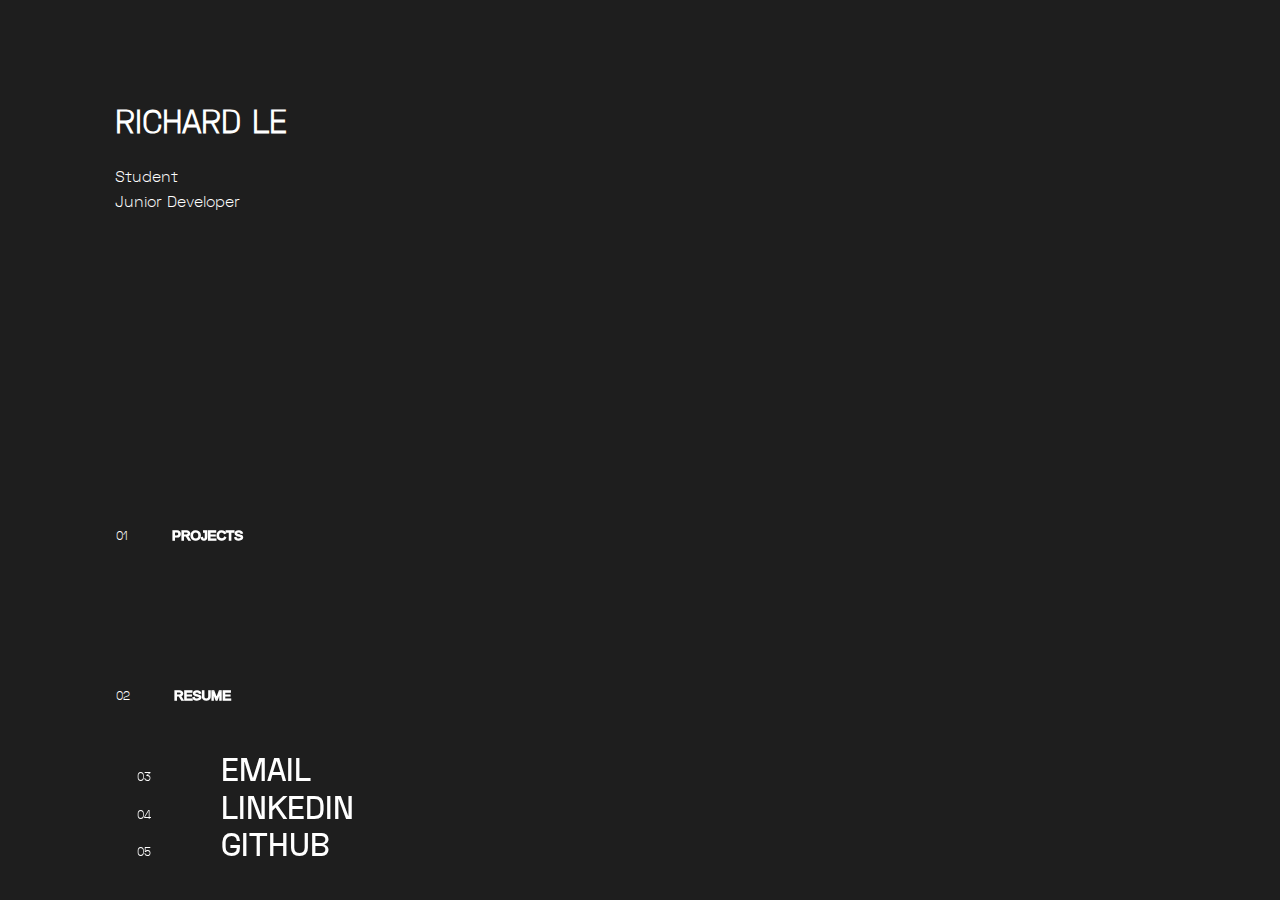
<file: index.html>
<!DOCTYPE html>
<html>
<head>
	<title>Richard Le</title>
	<meta name="viewport" content="width=device-width, initial-scale=1.0">
	<!-- Bootstrap -->
	<link rel="stylesheet" href="https://stackpath.bootstrapcdn.com/bootstrap/4.1.3/css/bootstrap.min.css" integrity="sha384-MCw98/SFnGE8fJT3GXwEOngsV7Zt27NXFoaoApmYm81iuXoPkFOJwJ8ERdknLPMO" crossorigin="anonymous">

	<!-- Animate.css -->
	<link rel="stylesheet" type="text/css" href="css/animate.css">

	<!-- Custom Stylesheets -->
	<link rel="stylesheet" type="text/css" href="css/main.css">
	

	<!-- Fonts -->
	<link rel="stylesheet" type="text/css" href="assets/Butler_and_ButlerStencil/Butler_Stencil_Webfont/stylesheet.css">
	<link rel="stylesheet" type="text/css" href="assets/Butler_and_ButlerStencil/Butler_Webfont/stylesheet.css">
	<link rel="stylesheet" type="text/css" href="assets/spacegrotesk/stylesheet.css">
	<link href="https://fonts.googleapis.com/css?family=Montserrat" rel="stylesheet">
	<link href="https://fonts.googleapis.com/css?family=EB+Garamond" rel="stylesheet">
</head>
<body>
	<div class="container-fluid cover animated fadeIn mt-5">
		<div class="row">
			<div class="cover-header" >
				<h1>RICHARD LE</h1>
				<p>Student</p>
				<p>Junior Developer</p>
			</div>
		</div>
		<div class="row">
			<ul class="cover-menu col-9-lg col-sm-12 mr-auto">
				<li>
					<div class="cover-menu-element" data-index=" 01">
						<button type="button" id ='cover-projects-btn'>PROJECTS</button>
					</div>
				</li>
				<li>
					<div class="cover-menu-element" data-index=" 02">
						<button type="button" id ='cover-resume-btn'>RESUME</button>
					</div>
				</li>
				<li>
					<!-- <div class="cover-menu-element" data-index=" 03">
						<button type="button" id ='cover-contact-btn'>CONTACT</button>
					</div> -->

					<div id="contactContainer" class="row mt-5">
						<div class= "ml-lg-5 contact-element col-lg-3 col-sm-12 mr-1" data-index = "03">
								<a href="mailto:richardle1997@gmail.com">EMAIL</a>
						</div> 
						<div class= "contact-element col-lg-3 col-sm-12 mr-1" data-index = "04">
								<a href="https://www.linkedin.com/in/le-rich/">LINKEDIN</a>
						</div>
						<div class= "contact-element col-lg-3 col-sm-12 mr-1" data-index = "05">
								<a href="https://github.com/le-rich">GITHUB</a>
						</div>
					</div>
				</li>
			</ul>
		</div>
	</div>

	<!-- Dependencies -->
	<script src="https://code.jquery.com/jquery-3.3.1.slim.min.js" integrity="sha384-q8i/X+965DzO0rT7abK41JStQIAqVgRVzpbzo5smXKp4YfRvH+8abtTE1Pi6jizo" crossorigin="anonymous"></script>
	<script src="https://cdnjs.cloudflare.com/ajax/libs/popper.js/1.14.3/umd/popper.min.js" integrity="sha384-ZMP7rVo3mIykV+2+9J3UJ46jBk0WLaUAdn689aCwoqbBJiSnjAK/l8WvCWPIPm49" crossorigin="anonymous"></script>
	<script src="https://stackpath.bootstrapcdn.com/bootstrap/4.1.3/js/bootstrap.min.js" integrity="sha384-ChfqqxuZUCnJSK3+MXmPNIyE6ZbWh2IMqE241rYiqJxyMiZ6OW/JmZQ5stwEULTy" crossorigin="anonymous"></script>
	<!-- Custom -->
	<script type="text/javascript" src="js/interactivity.js"></script>
</body>
</html>
</file>
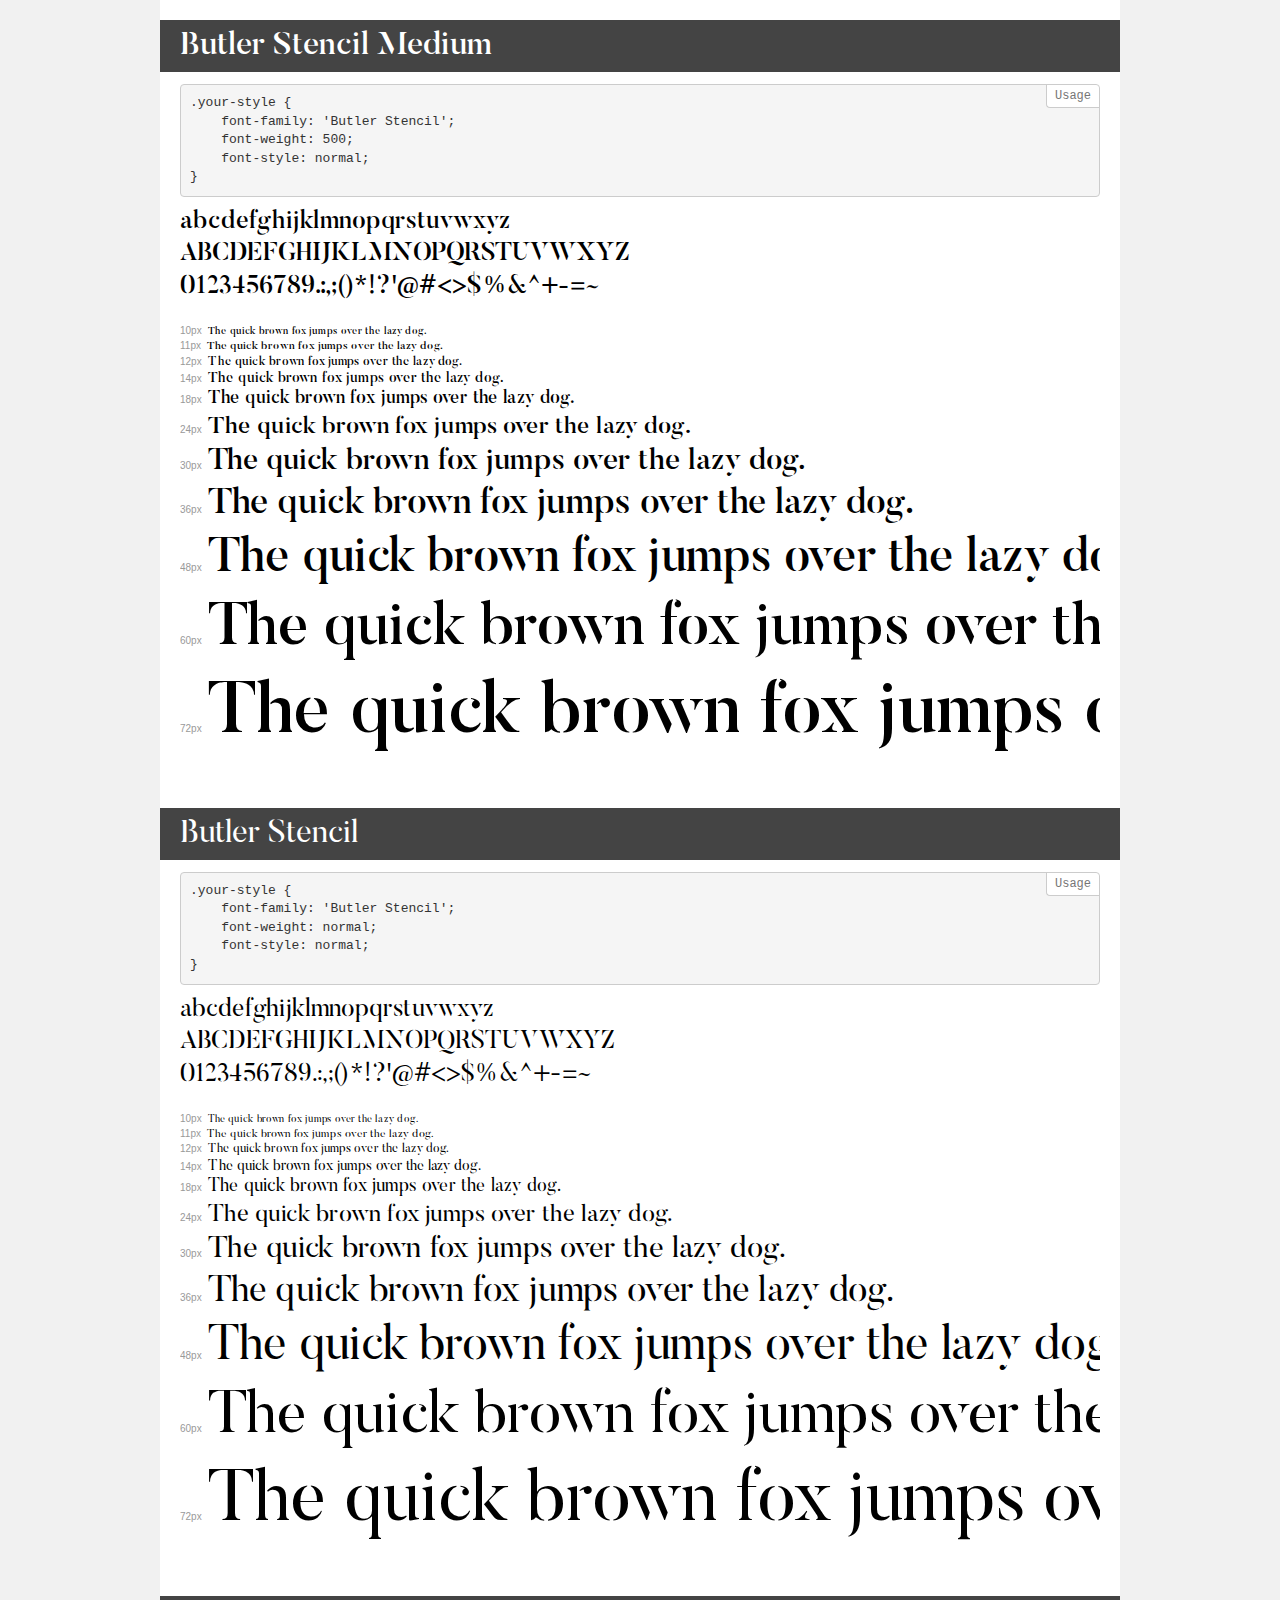
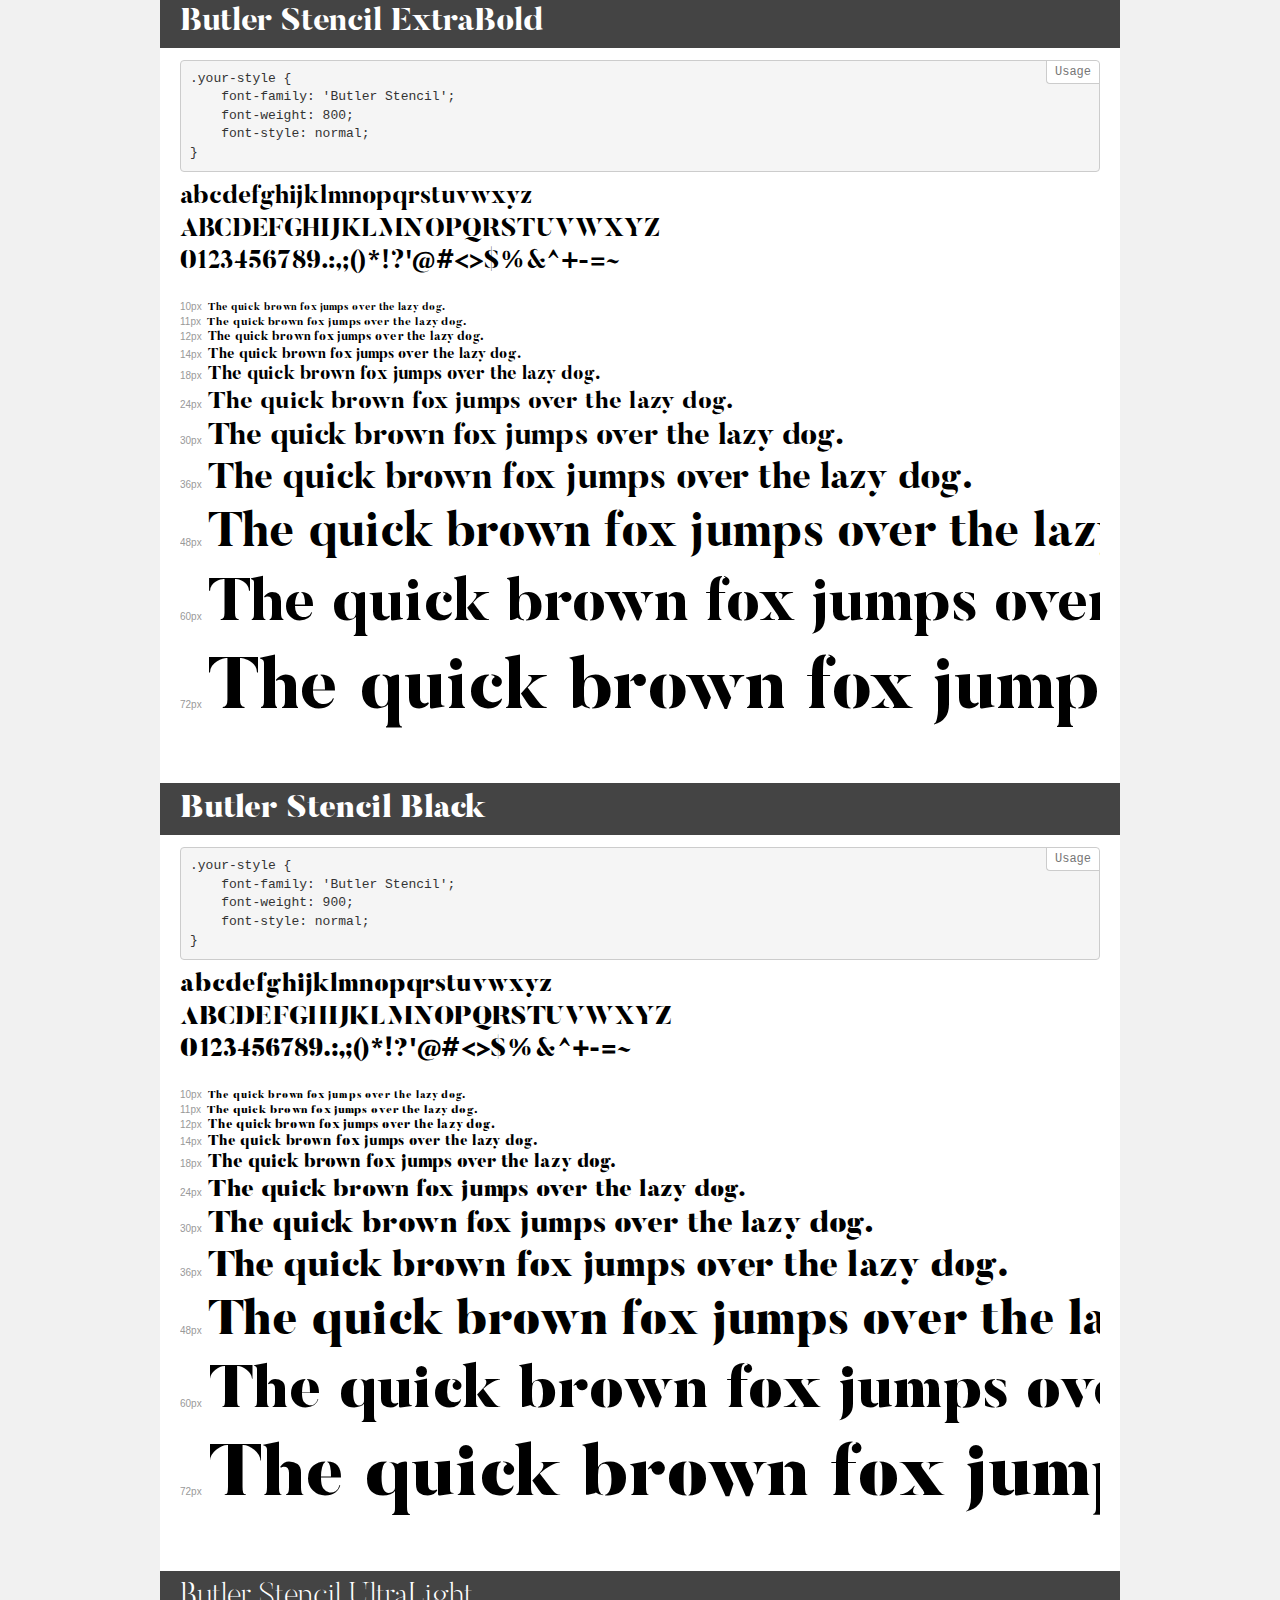
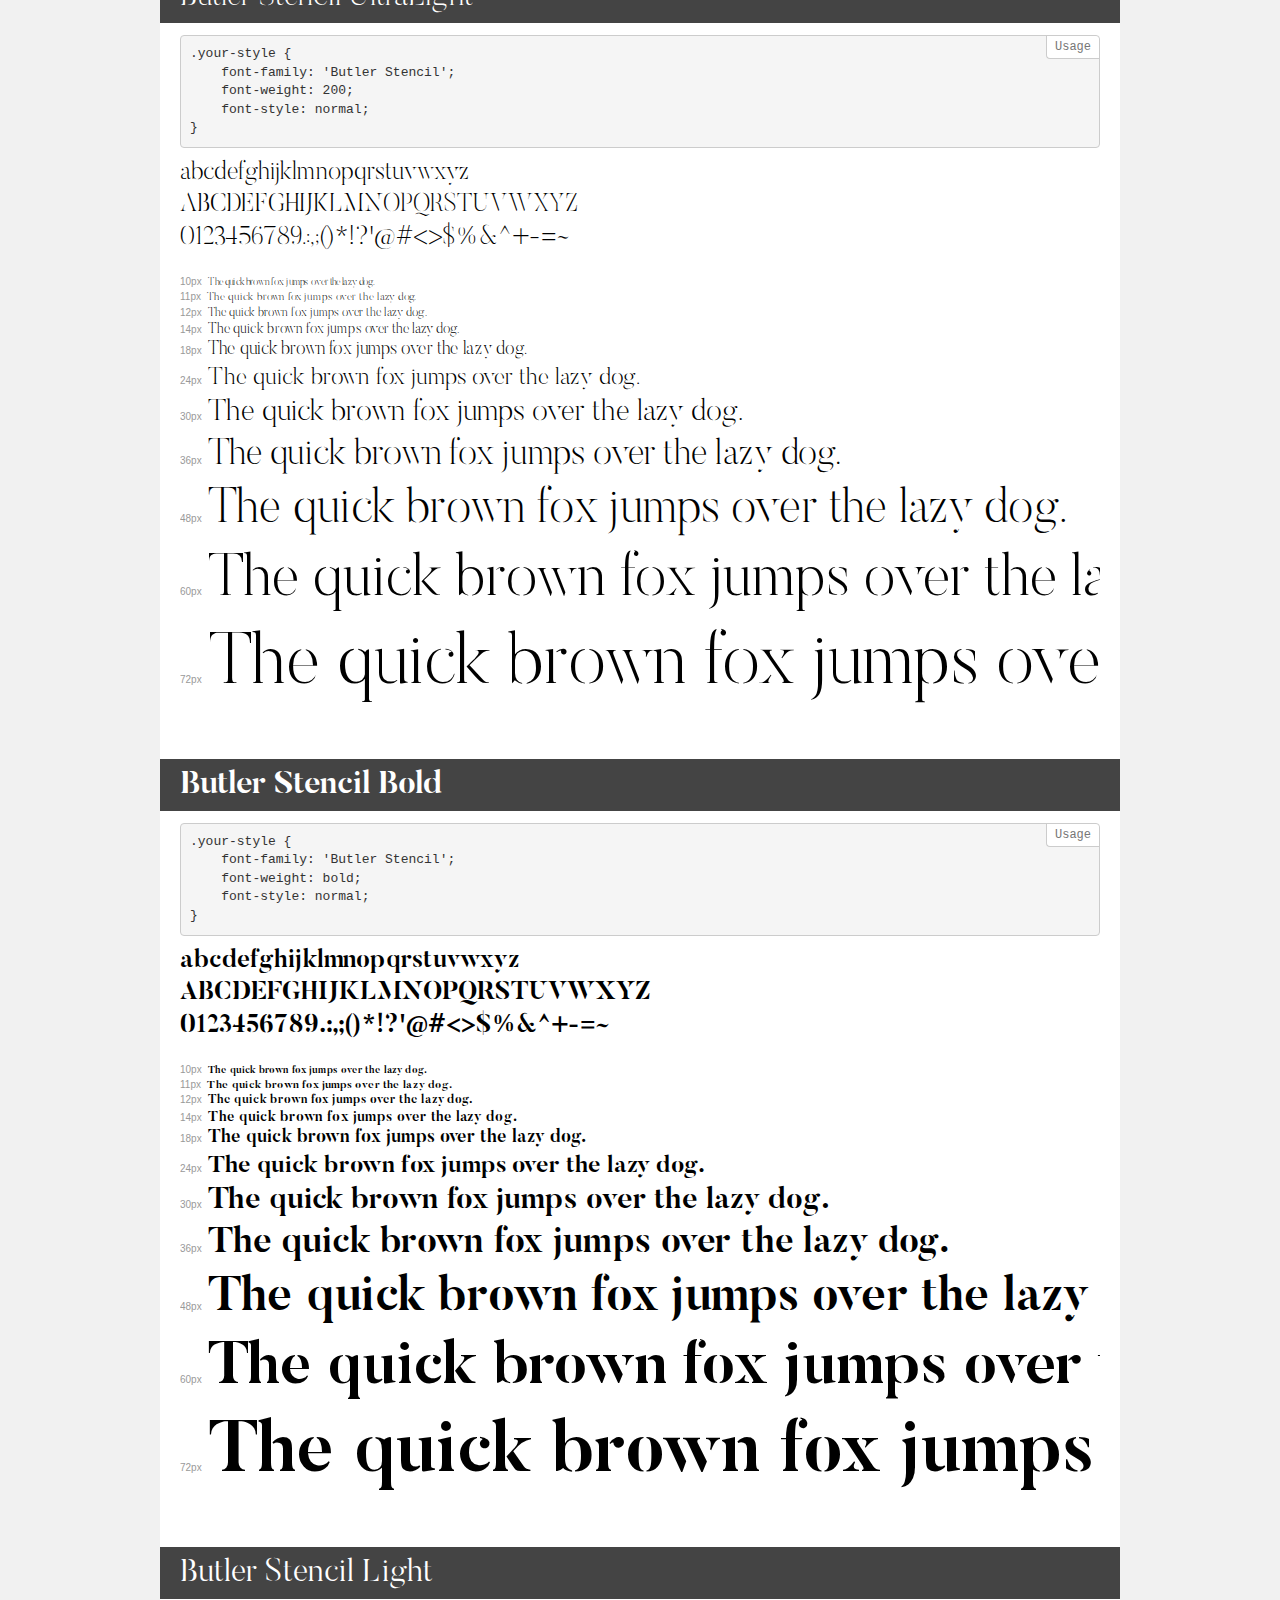
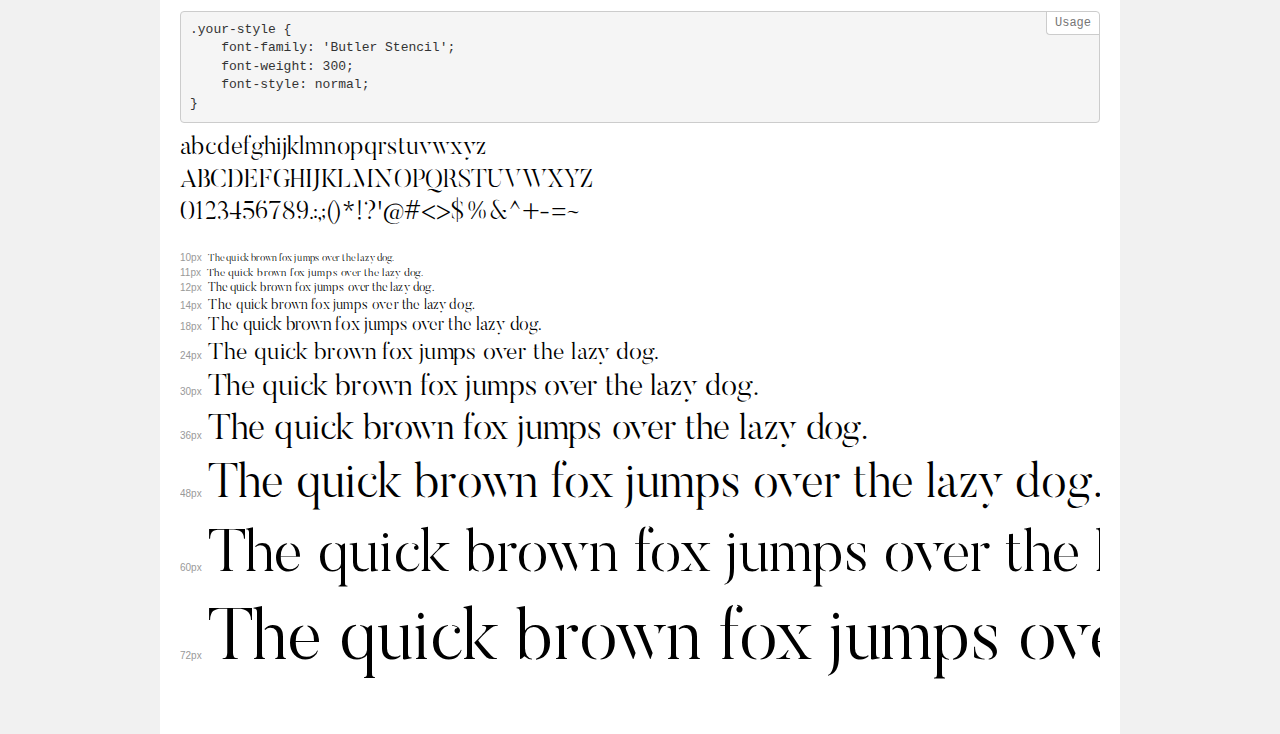
<file: assets/Butler_and_ButlerStencil/Butler_Stencil_Webfont/demo.html>
<!DOCTYPE html>
<html>
<head>
    <meta charset="utf-8">
    <meta http-equiv="X-UA-Compatible" content="IE=edge">
    <meta name="viewport" content="width=device-width, initial-scale=1">
    <meta name="robots" content="noindex, noarchive">
    <meta name="format-detection" content="telephone=no">
    <title>Transfonter demo</title>
    <link href="stylesheet.css" rel="stylesheet">
    <style>
        /*
        http://meyerweb.com/eric/tools/css/reset/
        v2.0 | 20110126
        License: none (public domain)
        */
        html, body, div, span, applet, object, iframe,
        h1, h2, h3, h4, h5, h6, p, blockquote, pre,
        a, abbr, acronym, address, big, cite, code,
        del, dfn, em, img, ins, kbd, q, s, samp,
        small, strike, strong, sub, sup, tt, var,
        b, u, i, center,
        dl, dt, dd, ol, ul, li,
        fieldset, form, label, legend,
        table, caption, tbody, tfoot, thead, tr, th, td,
        article, aside, canvas, details, embed,
        figure, figcaption, footer, header, hgroup,
        menu, nav, output, ruby, section, summary,
        time, mark, audio, video {
            margin: 0;
            padding: 0;
            border: 0;
            font-size: 100%;
            font: inherit;
            vertical-align: baseline;
        }
        /* HTML5 display-role reset for older browsers */
        article, aside, details, figcaption, figure,
        footer, header, hgroup, menu, nav, section {
            display: block;
        }
        body {
            line-height: 1;
        }
        ol, ul {
            list-style: none;
        }
        blockquote, q {
            quotes: none;
        }
        blockquote:before, blockquote:after,
        q:before, q:after {
            content: '';
            content: none;
        }
        table {
            border-collapse: collapse;
            border-spacing: 0;
        }
        /* common styles */
        body {
            background: #f1f1f1;
            color: #000;
        }
        .page {
            background: #fff;
            width: 920px;
            margin: 0 auto;
            padding: 20px 20px 0 20px;
            overflow: hidden;
        }
        .font-container {
            overflow-x: auto;
            overflow-y: hidden;
            margin-bottom: 40px;
            line-height: 1.3;
            white-space: nowrap;
            padding-bottom: 5px;
        }
        h1 {
            position: relative;
            background: #444;
            font-size: 32px;
            color: #fff;
            padding: 10px 20px;
            margin: 0 -20px 12px -20px;
        }
        .letters {
            font-size: 25px;
            margin-bottom: 20px;
        }
        .s10:before {
            content: '10px';
        }
        .s11:before {
            content: '11px';
        }
        .s12:before {
            content: '12px';
        }
        .s14:before {
            content: '14px';
        }
        .s18:before {
            content: '18px';
        }
        .s24:before {
            content: '24px';
        }
        .s30:before {
            content: '30px';
        }
        .s36:before {
            content: '36px';
        }
        .s48:before {
            content: '48px';
        }
        .s60:before {
            content: '60px';
        }
        .s72:before {
            content: '72px';
        }
        .s10:before, .s11:before, .s12:before, .s14:before,
        .s18:before, .s24:before, .s30:before, .s36:before,
        .s48:before, .s60:before, .s72:before {
            font-family: Arial, sans-serif;
            font-size: 10px;
            font-weight: normal;
            font-style: normal;
            color: #999;
            padding-right: 6px;
        }
        pre {
            display: block;
            position: relative;
            padding: 9px;
            margin: 0 0 10px;
            font-family: Monaco, Menlo, Consolas, "Courier New", monospace !important;
            font-size: 13px;
            line-height: 1.428571429;
            color: #333;
            font-weight: normal !important;
            font-style: normal !important;
            background-color: #f5f5f5;
            border: 1px solid #ccc;
            overflow-x: auto;
            border-radius: 4px;
        }
        pre:after {
            display: block;
            position: absolute;
            right: 0;
            top: 0;
            content: 'Usage';
            line-height: 1;
            padding: 5px 8px;
            font-size: 12px;
            color: #767676;
            background-color: #fff;
            border: 1px solid #ccc;
            border-right: none;
            border-top: none;
            border-radius: 0 4px 0 4px;
            z-index: 10;
        }
        /* responsive */
        @media (max-width: 959px) {
            .page {
                width: auto;
                margin: 0;
            }
        }
    </style>
</head>
<body>
<div class="page">
    <div class="demo" style="font-family: 'Butler Stencil'; font-weight: 500; font-style: normal;">
        <h1>Butler Stencil Medium</h1>
        <pre>.your-style {
    font-family: 'Butler Stencil';
    font-weight: 500;
    font-style: normal;
}</pre>
        <div class="font-container">
            <p class="letters">
                abcdefghijklmnopqrstuvwxyz<br>
ABCDEFGHIJKLMNOPQRSTUVWXYZ<br>
                0123456789.:,;()*!?'@#<>$%&^+-=~
            </p>
            <p class="s10" style="font-size: 10px;">The quick brown fox jumps over the lazy dog.</p>
            <p class="s11" style="font-size: 11px;">The quick brown fox jumps over the lazy dog.</p>
            <p class="s12" style="font-size: 12px;">The quick brown fox jumps over the lazy dog.</p>
            <p class="s14" style="font-size: 14px;">The quick brown fox jumps over the lazy dog.</p>
            <p class="s18" style="font-size: 18px;">The quick brown fox jumps over the lazy dog.</p>
            <p class="s24" style="font-size: 24px;">The quick brown fox jumps over the lazy dog.</p>
            <p class="s30" style="font-size: 30px;">The quick brown fox jumps over the lazy dog.</p>
            <p class="s36" style="font-size: 36px;">The quick brown fox jumps over the lazy dog.</p>
            <p class="s48" style="font-size: 48px;">The quick brown fox jumps over the lazy dog.</p>
            <p class="s60" style="font-size: 60px;">The quick brown fox jumps over the lazy dog.</p>
            <p class="s72" style="font-size: 72px;">The quick brown fox jumps over the lazy dog.</p>
        </div>
    </div>
    <div class="demo" style="font-family: 'Butler Stencil'; font-weight: normal; font-style: normal;">
        <h1>Butler Stencil</h1>
        <pre>.your-style {
    font-family: 'Butler Stencil';
    font-weight: normal;
    font-style: normal;
}</pre>
        <div class="font-container">
            <p class="letters">
                abcdefghijklmnopqrstuvwxyz<br>
ABCDEFGHIJKLMNOPQRSTUVWXYZ<br>
                0123456789.:,;()*!?'@#<>$%&^+-=~
            </p>
            <p class="s10" style="font-size: 10px;">The quick brown fox jumps over the lazy dog.</p>
            <p class="s11" style="font-size: 11px;">The quick brown fox jumps over the lazy dog.</p>
            <p class="s12" style="font-size: 12px;">The quick brown fox jumps over the lazy dog.</p>
            <p class="s14" style="font-size: 14px;">The quick brown fox jumps over the lazy dog.</p>
            <p class="s18" style="font-size: 18px;">The quick brown fox jumps over the lazy dog.</p>
            <p class="s24" style="font-size: 24px;">The quick brown fox jumps over the lazy dog.</p>
            <p class="s30" style="font-size: 30px;">The quick brown fox jumps over the lazy dog.</p>
            <p class="s36" style="font-size: 36px;">The quick brown fox jumps over the lazy dog.</p>
            <p class="s48" style="font-size: 48px;">The quick brown fox jumps over the lazy dog.</p>
            <p class="s60" style="font-size: 60px;">The quick brown fox jumps over the lazy dog.</p>
            <p class="s72" style="font-size: 72px;">The quick brown fox jumps over the lazy dog.</p>
        </div>
    </div>
    <div class="demo" style="font-family: 'Butler Stencil'; font-weight: 800; font-style: normal;">
        <h1>Butler Stencil ExtraBold</h1>
        <pre>.your-style {
    font-family: 'Butler Stencil';
    font-weight: 800;
    font-style: normal;
}</pre>
        <div class="font-container">
            <p class="letters">
                abcdefghijklmnopqrstuvwxyz<br>
ABCDEFGHIJKLMNOPQRSTUVWXYZ<br>
                0123456789.:,;()*!?'@#<>$%&^+-=~
            </p>
            <p class="s10" style="font-size: 10px;">The quick brown fox jumps over the lazy dog.</p>
            <p class="s11" style="font-size: 11px;">The quick brown fox jumps over the lazy dog.</p>
            <p class="s12" style="font-size: 12px;">The quick brown fox jumps over the lazy dog.</p>
            <p class="s14" style="font-size: 14px;">The quick brown fox jumps over the lazy dog.</p>
            <p class="s18" style="font-size: 18px;">The quick brown fox jumps over the lazy dog.</p>
            <p class="s24" style="font-size: 24px;">The quick brown fox jumps over the lazy dog.</p>
            <p class="s30" style="font-size: 30px;">The quick brown fox jumps over the lazy dog.</p>
            <p class="s36" style="font-size: 36px;">The quick brown fox jumps over the lazy dog.</p>
            <p class="s48" style="font-size: 48px;">The quick brown fox jumps over the lazy dog.</p>
            <p class="s60" style="font-size: 60px;">The quick brown fox jumps over the lazy dog.</p>
            <p class="s72" style="font-size: 72px;">The quick brown fox jumps over the lazy dog.</p>
        </div>
    </div>
    <div class="demo" style="font-family: 'Butler Stencil'; font-weight: 900; font-style: normal;">
        <h1>Butler Stencil Black</h1>
        <pre>.your-style {
    font-family: 'Butler Stencil';
    font-weight: 900;
    font-style: normal;
}</pre>
        <div class="font-container">
            <p class="letters">
                abcdefghijklmnopqrstuvwxyz<br>
ABCDEFGHIJKLMNOPQRSTUVWXYZ<br>
                0123456789.:,;()*!?'@#<>$%&^+-=~
            </p>
            <p class="s10" style="font-size: 10px;">The quick brown fox jumps over the lazy dog.</p>
            <p class="s11" style="font-size: 11px;">The quick brown fox jumps over the lazy dog.</p>
            <p class="s12" style="font-size: 12px;">The quick brown fox jumps over the lazy dog.</p>
            <p class="s14" style="font-size: 14px;">The quick brown fox jumps over the lazy dog.</p>
            <p class="s18" style="font-size: 18px;">The quick brown fox jumps over the lazy dog.</p>
            <p class="s24" style="font-size: 24px;">The quick brown fox jumps over the lazy dog.</p>
            <p class="s30" style="font-size: 30px;">The quick brown fox jumps over the lazy dog.</p>
            <p class="s36" style="font-size: 36px;">The quick brown fox jumps over the lazy dog.</p>
            <p class="s48" style="font-size: 48px;">The quick brown fox jumps over the lazy dog.</p>
            <p class="s60" style="font-size: 60px;">The quick brown fox jumps over the lazy dog.</p>
            <p class="s72" style="font-size: 72px;">The quick brown fox jumps over the lazy dog.</p>
        </div>
    </div>
    <div class="demo" style="font-family: 'Butler Stencil'; font-weight: 200; font-style: normal;">
        <h1>Butler Stencil UltraLight</h1>
        <pre>.your-style {
    font-family: 'Butler Stencil';
    font-weight: 200;
    font-style: normal;
}</pre>
        <div class="font-container">
            <p class="letters">
                abcdefghijklmnopqrstuvwxyz<br>
ABCDEFGHIJKLMNOPQRSTUVWXYZ<br>
                0123456789.:,;()*!?'@#<>$%&^+-=~
            </p>
            <p class="s10" style="font-size: 10px;">The quick brown fox jumps over the lazy dog.</p>
            <p class="s11" style="font-size: 11px;">The quick brown fox jumps over the lazy dog.</p>
            <p class="s12" style="font-size: 12px;">The quick brown fox jumps over the lazy dog.</p>
            <p class="s14" style="font-size: 14px;">The quick brown fox jumps over the lazy dog.</p>
            <p class="s18" style="font-size: 18px;">The quick brown fox jumps over the lazy dog.</p>
            <p class="s24" style="font-size: 24px;">The quick brown fox jumps over the lazy dog.</p>
            <p class="s30" style="font-size: 30px;">The quick brown fox jumps over the lazy dog.</p>
            <p class="s36" style="font-size: 36px;">The quick brown fox jumps over the lazy dog.</p>
            <p class="s48" style="font-size: 48px;">The quick brown fox jumps over the lazy dog.</p>
            <p class="s60" style="font-size: 60px;">The quick brown fox jumps over the lazy dog.</p>
            <p class="s72" style="font-size: 72px;">The quick brown fox jumps over the lazy dog.</p>
        </div>
    </div>
    <div class="demo" style="font-family: 'Butler Stencil'; font-weight: bold; font-style: normal;">
        <h1>Butler Stencil Bold</h1>
        <pre>.your-style {
    font-family: 'Butler Stencil';
    font-weight: bold;
    font-style: normal;
}</pre>
        <div class="font-container">
            <p class="letters">
                abcdefghijklmnopqrstuvwxyz<br>
ABCDEFGHIJKLMNOPQRSTUVWXYZ<br>
                0123456789.:,;()*!?'@#<>$%&^+-=~
            </p>
            <p class="s10" style="font-size: 10px;">The quick brown fox jumps over the lazy dog.</p>
            <p class="s11" style="font-size: 11px;">The quick brown fox jumps over the lazy dog.</p>
            <p class="s12" style="font-size: 12px;">The quick brown fox jumps over the lazy dog.</p>
            <p class="s14" style="font-size: 14px;">The quick brown fox jumps over the lazy dog.</p>
            <p class="s18" style="font-size: 18px;">The quick brown fox jumps over the lazy dog.</p>
            <p class="s24" style="font-size: 24px;">The quick brown fox jumps over the lazy dog.</p>
            <p class="s30" style="font-size: 30px;">The quick brown fox jumps over the lazy dog.</p>
            <p class="s36" style="font-size: 36px;">The quick brown fox jumps over the lazy dog.</p>
            <p class="s48" style="font-size: 48px;">The quick brown fox jumps over the lazy dog.</p>
            <p class="s60" style="font-size: 60px;">The quick brown fox jumps over the lazy dog.</p>
            <p class="s72" style="font-size: 72px;">The quick brown fox jumps over the lazy dog.</p>
        </div>
    </div>
    <div class="demo" style="font-family: 'Butler Stencil'; font-weight: 300; font-style: normal;">
        <h1>Butler Stencil Light</h1>
        <pre>.your-style {
    font-family: 'Butler Stencil';
    font-weight: 300;
    font-style: normal;
}</pre>
        <div class="font-container">
            <p class="letters">
                abcdefghijklmnopqrstuvwxyz<br>
ABCDEFGHIJKLMNOPQRSTUVWXYZ<br>
                0123456789.:,;()*!?'@#<>$%&^+-=~
            </p>
            <p class="s10" style="font-size: 10px;">The quick brown fox jumps over the lazy dog.</p>
            <p class="s11" style="font-size: 11px;">The quick brown fox jumps over the lazy dog.</p>
            <p class="s12" style="font-size: 12px;">The quick brown fox jumps over the lazy dog.</p>
            <p class="s14" style="font-size: 14px;">The quick brown fox jumps over the lazy dog.</p>
            <p class="s18" style="font-size: 18px;">The quick brown fox jumps over the lazy dog.</p>
            <p class="s24" style="font-size: 24px;">The quick brown fox jumps over the lazy dog.</p>
            <p class="s30" style="font-size: 30px;">The quick brown fox jumps over the lazy dog.</p>
            <p class="s36" style="font-size: 36px;">The quick brown fox jumps over the lazy dog.</p>
            <p class="s48" style="font-size: 48px;">The quick brown fox jumps over the lazy dog.</p>
            <p class="s60" style="font-size: 60px;">The quick brown fox jumps over the lazy dog.</p>
            <p class="s72" style="font-size: 72px;">The quick brown fox jumps over the lazy dog.</p>
        </div>
    </div>
</div>
</body>
</html>
</file>
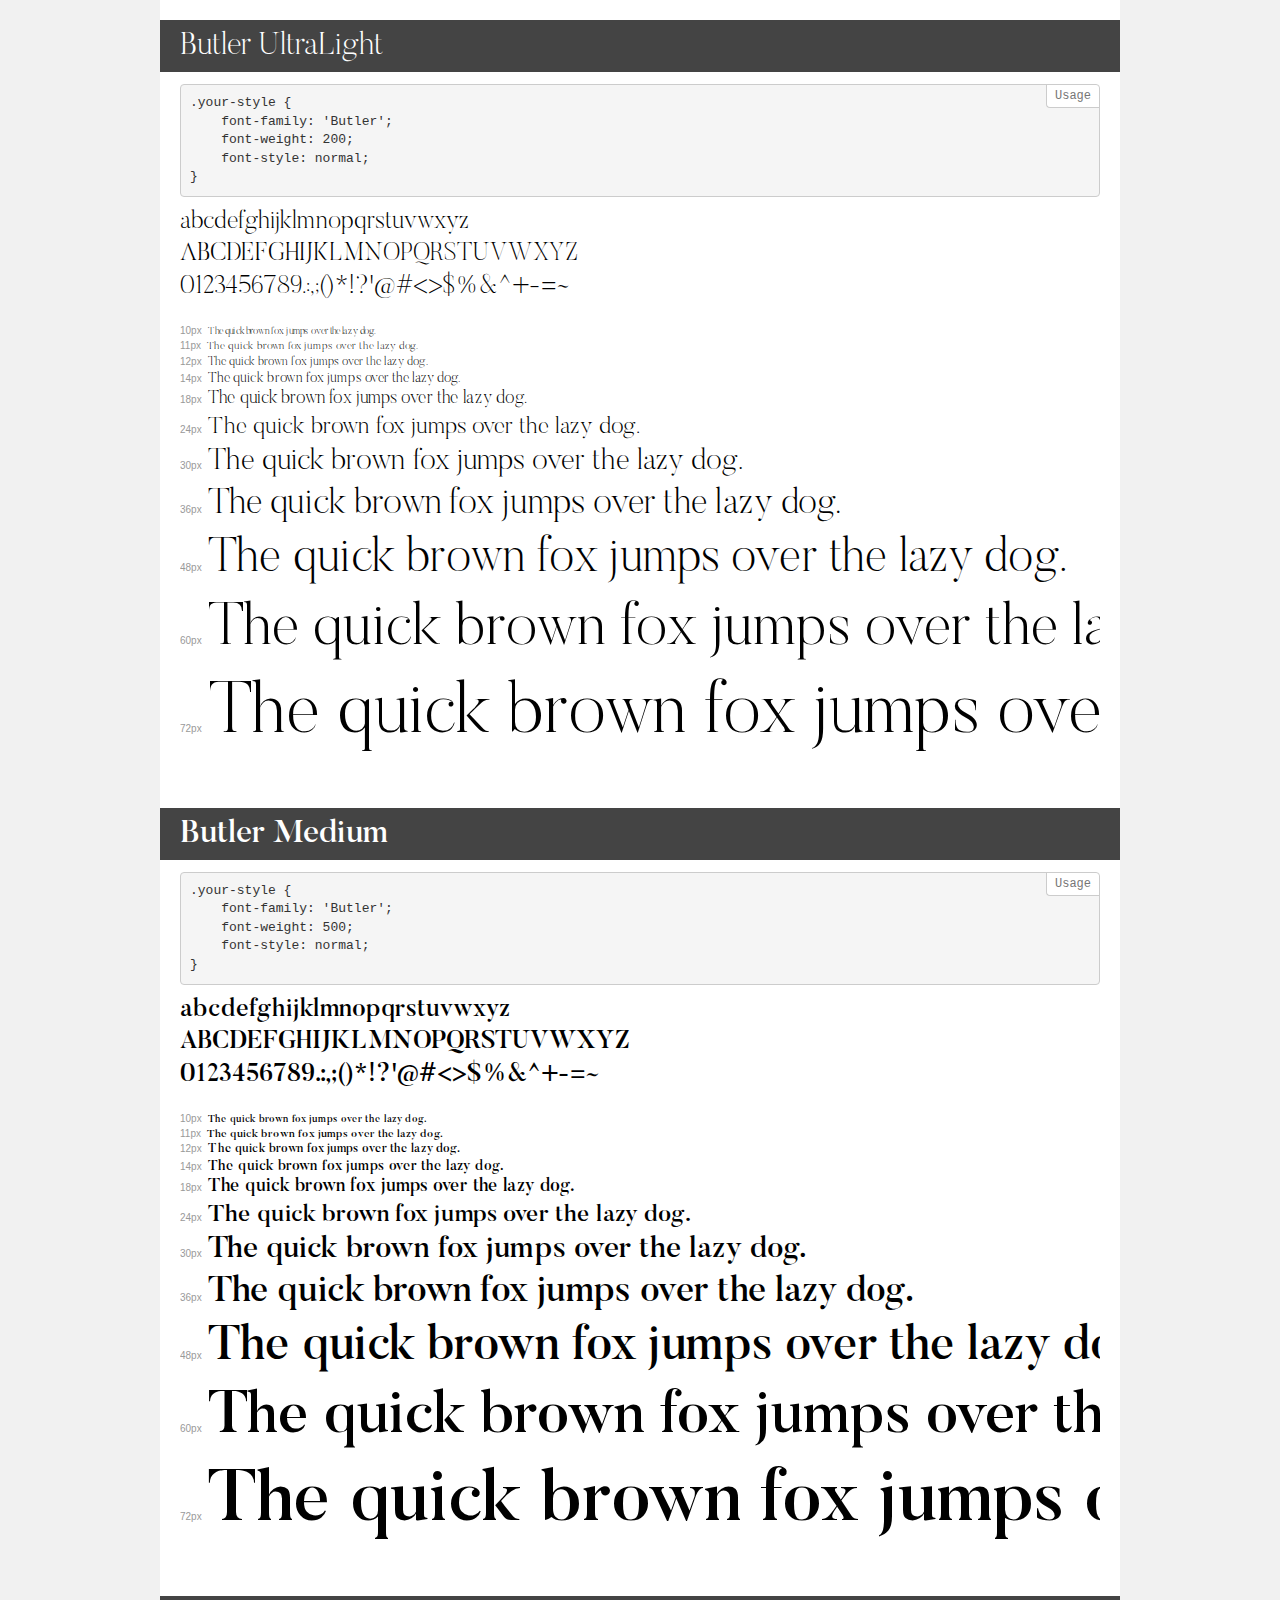
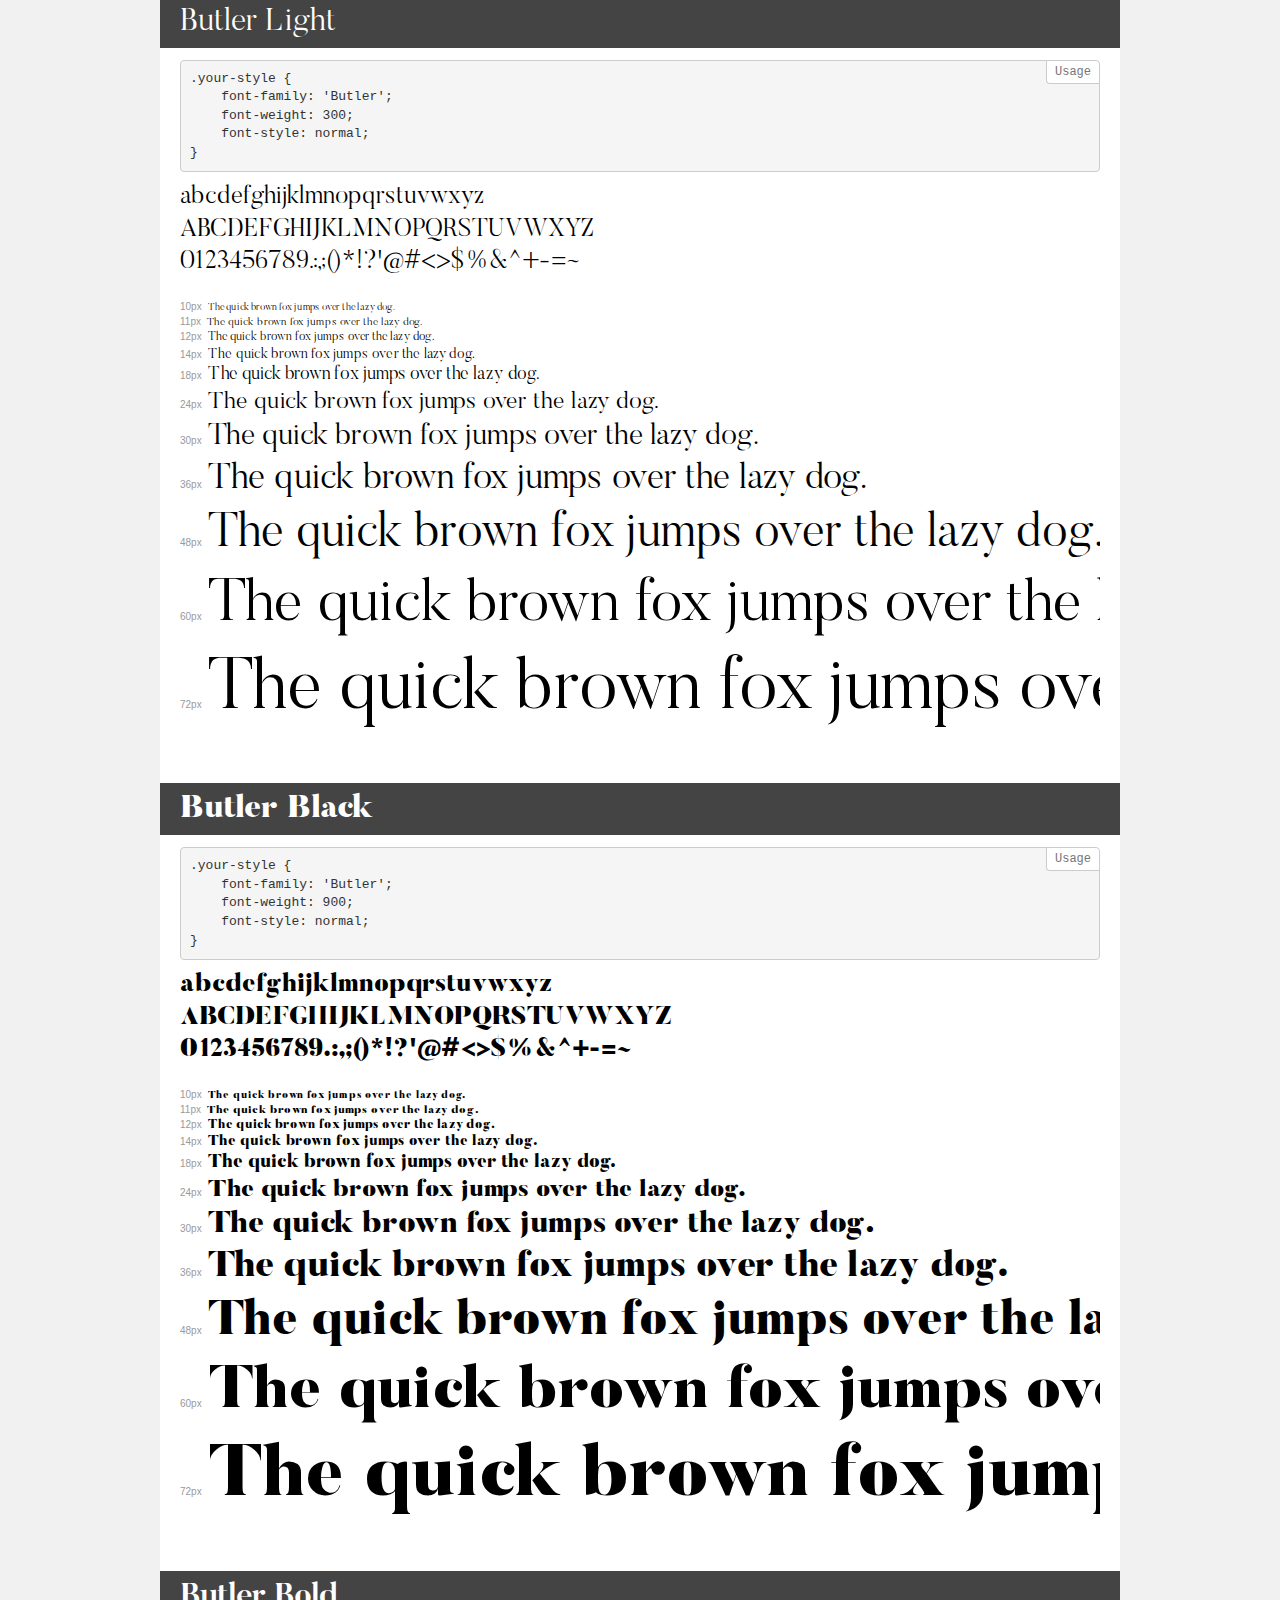
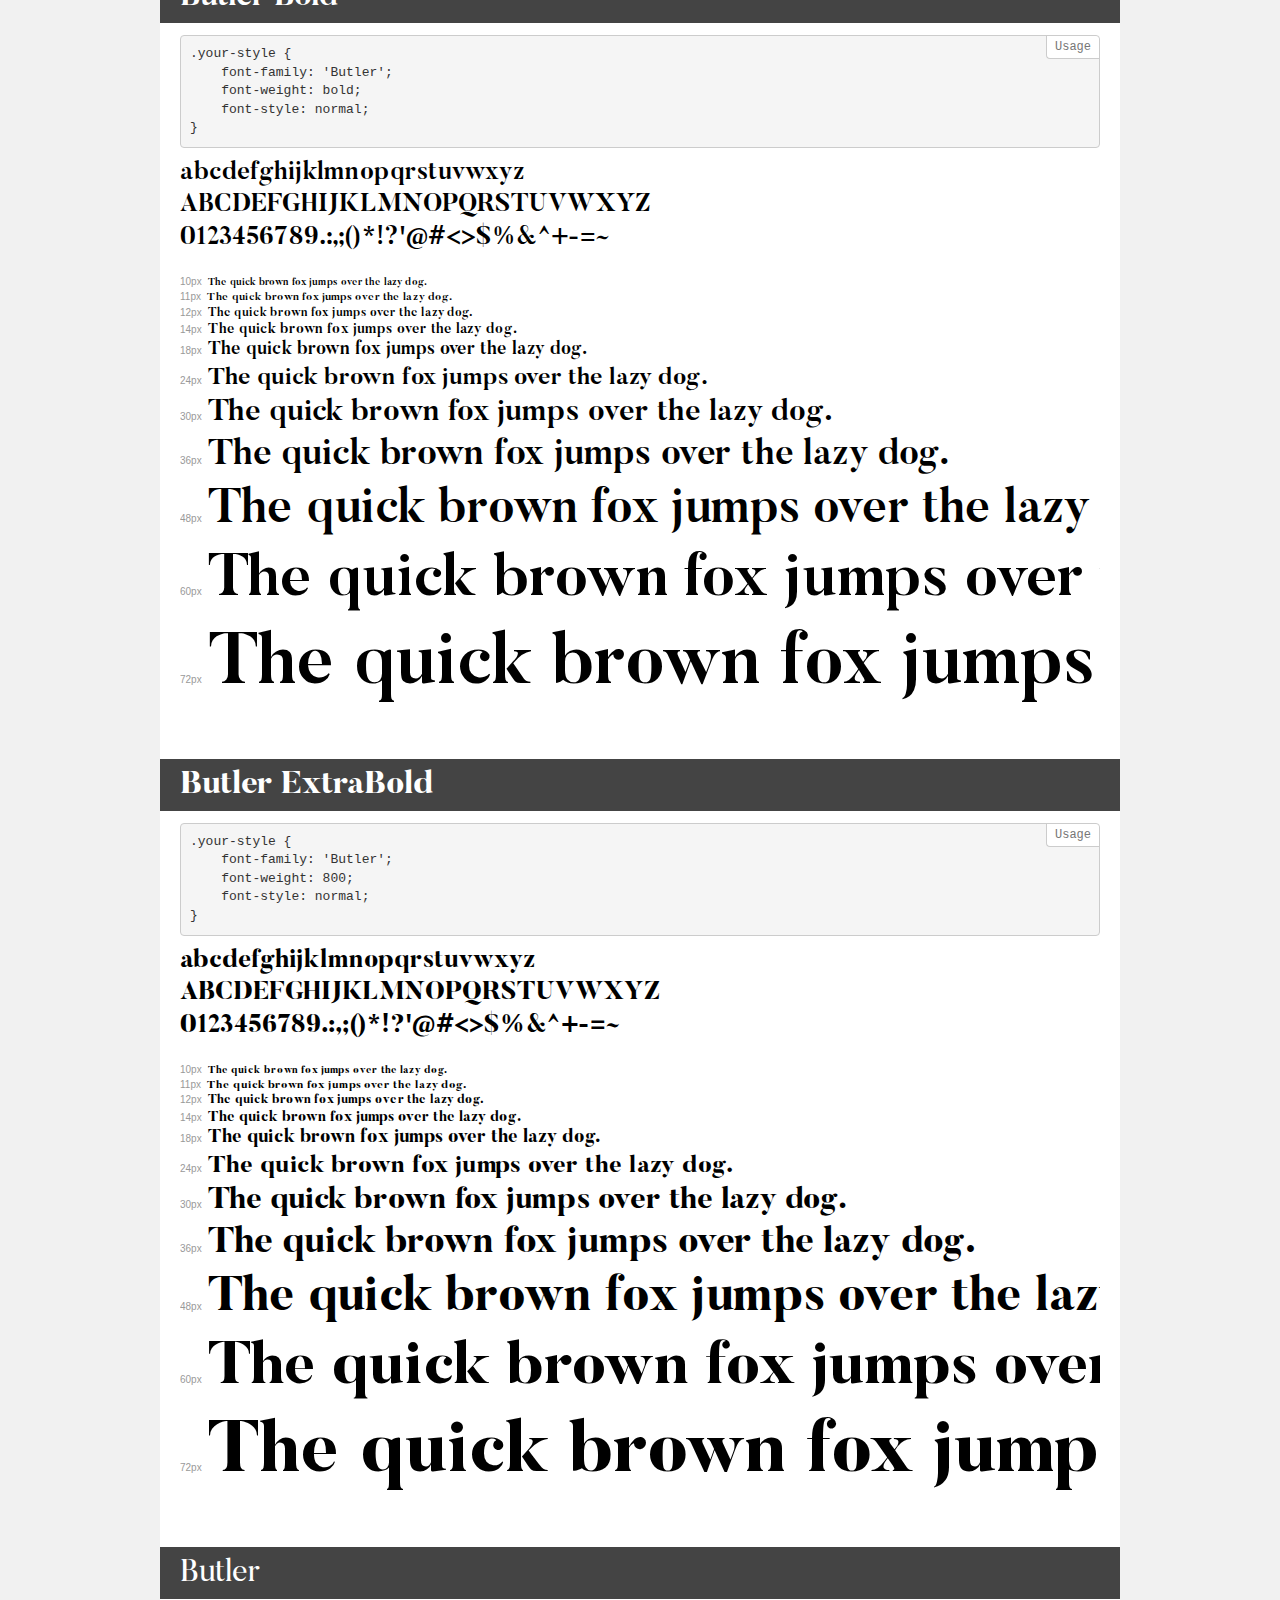
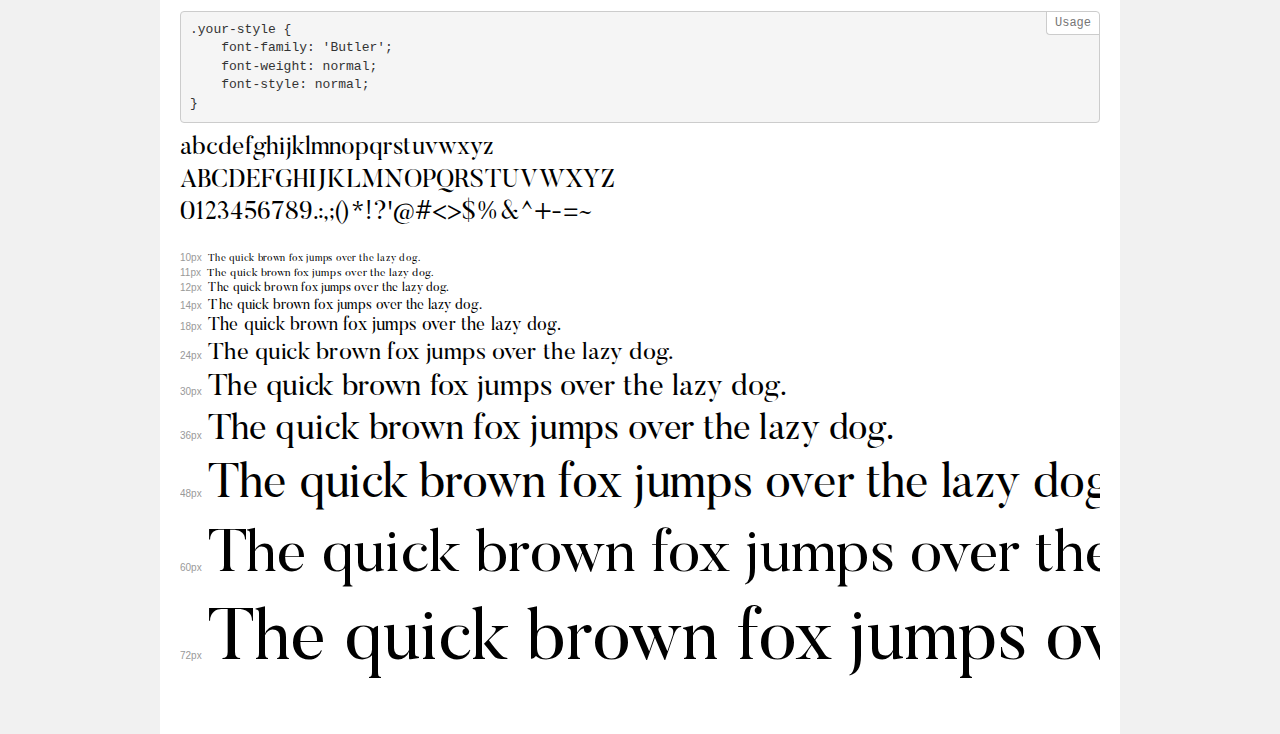
<file: assets/Butler_and_ButlerStencil/Butler_Webfont/demo.html>
<!DOCTYPE html>
<html>
<head>
    <meta charset="utf-8">
    <meta http-equiv="X-UA-Compatible" content="IE=edge">
    <meta name="viewport" content="width=device-width, initial-scale=1">
    <meta name="robots" content="noindex, noarchive">
    <meta name="format-detection" content="telephone=no">
    <title>Transfonter demo</title>
    <link href="stylesheet.css" rel="stylesheet">
    <style>
        /*
        http://meyerweb.com/eric/tools/css/reset/
        v2.0 | 20110126
        License: none (public domain)
        */
        html, body, div, span, applet, object, iframe,
        h1, h2, h3, h4, h5, h6, p, blockquote, pre,
        a, abbr, acronym, address, big, cite, code,
        del, dfn, em, img, ins, kbd, q, s, samp,
        small, strike, strong, sub, sup, tt, var,
        b, u, i, center,
        dl, dt, dd, ol, ul, li,
        fieldset, form, label, legend,
        table, caption, tbody, tfoot, thead, tr, th, td,
        article, aside, canvas, details, embed,
        figure, figcaption, footer, header, hgroup,
        menu, nav, output, ruby, section, summary,
        time, mark, audio, video {
            margin: 0;
            padding: 0;
            border: 0;
            font-size: 100%;
            font: inherit;
            vertical-align: baseline;
        }
        /* HTML5 display-role reset for older browsers */
        article, aside, details, figcaption, figure,
        footer, header, hgroup, menu, nav, section {
            display: block;
        }
        body {
            line-height: 1;
        }
        ol, ul {
            list-style: none;
        }
        blockquote, q {
            quotes: none;
        }
        blockquote:before, blockquote:after,
        q:before, q:after {
            content: '';
            content: none;
        }
        table {
            border-collapse: collapse;
            border-spacing: 0;
        }
        /* common styles */
        body {
            background: #f1f1f1;
            color: #000;
        }
        .page {
            background: #fff;
            width: 920px;
            margin: 0 auto;
            padding: 20px 20px 0 20px;
            overflow: hidden;
        }
        .font-container {
            overflow-x: auto;
            overflow-y: hidden;
            margin-bottom: 40px;
            line-height: 1.3;
            white-space: nowrap;
            padding-bottom: 5px;
        }
        h1 {
            position: relative;
            background: #444;
            font-size: 32px;
            color: #fff;
            padding: 10px 20px;
            margin: 0 -20px 12px -20px;
        }
        .letters {
            font-size: 25px;
            margin-bottom: 20px;
        }
        .s10:before {
            content: '10px';
        }
        .s11:before {
            content: '11px';
        }
        .s12:before {
            content: '12px';
        }
        .s14:before {
            content: '14px';
        }
        .s18:before {
            content: '18px';
        }
        .s24:before {
            content: '24px';
        }
        .s30:before {
            content: '30px';
        }
        .s36:before {
            content: '36px';
        }
        .s48:before {
            content: '48px';
        }
        .s60:before {
            content: '60px';
        }
        .s72:before {
            content: '72px';
        }
        .s10:before, .s11:before, .s12:before, .s14:before,
        .s18:before, .s24:before, .s30:before, .s36:before,
        .s48:before, .s60:before, .s72:before {
            font-family: Arial, sans-serif;
            font-size: 10px;
            font-weight: normal;
            font-style: normal;
            color: #999;
            padding-right: 6px;
        }
        pre {
            display: block;
            position: relative;
            padding: 9px;
            margin: 0 0 10px;
            font-family: Monaco, Menlo, Consolas, "Courier New", monospace !important;
            font-size: 13px;
            line-height: 1.428571429;
            color: #333;
            font-weight: normal !important;
            font-style: normal !important;
            background-color: #f5f5f5;
            border: 1px solid #ccc;
            overflow-x: auto;
            border-radius: 4px;
        }
        pre:after {
            display: block;
            position: absolute;
            right: 0;
            top: 0;
            content: 'Usage';
            line-height: 1;
            padding: 5px 8px;
            font-size: 12px;
            color: #767676;
            background-color: #fff;
            border: 1px solid #ccc;
            border-right: none;
            border-top: none;
            border-radius: 0 4px 0 4px;
            z-index: 10;
        }
        /* responsive */
        @media (max-width: 959px) {
            .page {
                width: auto;
                margin: 0;
            }
        }
    </style>
</head>
<body>
<div class="page">
    <div class="demo" style="font-family: 'Butler'; font-weight: 200; font-style: normal;">
        <h1>Butler UltraLight</h1>
        <pre>.your-style {
    font-family: 'Butler';
    font-weight: 200;
    font-style: normal;
}</pre>
        <div class="font-container">
            <p class="letters">
                abcdefghijklmnopqrstuvwxyz<br>
ABCDEFGHIJKLMNOPQRSTUVWXYZ<br>
                0123456789.:,;()*!?'@#<>$%&^+-=~
            </p>
            <p class="s10" style="font-size: 10px;">The quick brown fox jumps over the lazy dog.</p>
            <p class="s11" style="font-size: 11px;">The quick brown fox jumps over the lazy dog.</p>
            <p class="s12" style="font-size: 12px;">The quick brown fox jumps over the lazy dog.</p>
            <p class="s14" style="font-size: 14px;">The quick brown fox jumps over the lazy dog.</p>
            <p class="s18" style="font-size: 18px;">The quick brown fox jumps over the lazy dog.</p>
            <p class="s24" style="font-size: 24px;">The quick brown fox jumps over the lazy dog.</p>
            <p class="s30" style="font-size: 30px;">The quick brown fox jumps over the lazy dog.</p>
            <p class="s36" style="font-size: 36px;">The quick brown fox jumps over the lazy dog.</p>
            <p class="s48" style="font-size: 48px;">The quick brown fox jumps over the lazy dog.</p>
            <p class="s60" style="font-size: 60px;">The quick brown fox jumps over the lazy dog.</p>
            <p class="s72" style="font-size: 72px;">The quick brown fox jumps over the lazy dog.</p>
        </div>
    </div>
    <div class="demo" style="font-family: 'Butler'; font-weight: 500; font-style: normal;">
        <h1>Butler Medium</h1>
        <pre>.your-style {
    font-family: 'Butler';
    font-weight: 500;
    font-style: normal;
}</pre>
        <div class="font-container">
            <p class="letters">
                abcdefghijklmnopqrstuvwxyz<br>
ABCDEFGHIJKLMNOPQRSTUVWXYZ<br>
                0123456789.:,;()*!?'@#<>$%&^+-=~
            </p>
            <p class="s10" style="font-size: 10px;">The quick brown fox jumps over the lazy dog.</p>
            <p class="s11" style="font-size: 11px;">The quick brown fox jumps over the lazy dog.</p>
            <p class="s12" style="font-size: 12px;">The quick brown fox jumps over the lazy dog.</p>
            <p class="s14" style="font-size: 14px;">The quick brown fox jumps over the lazy dog.</p>
            <p class="s18" style="font-size: 18px;">The quick brown fox jumps over the lazy dog.</p>
            <p class="s24" style="font-size: 24px;">The quick brown fox jumps over the lazy dog.</p>
            <p class="s30" style="font-size: 30px;">The quick brown fox jumps over the lazy dog.</p>
            <p class="s36" style="font-size: 36px;">The quick brown fox jumps over the lazy dog.</p>
            <p class="s48" style="font-size: 48px;">The quick brown fox jumps over the lazy dog.</p>
            <p class="s60" style="font-size: 60px;">The quick brown fox jumps over the lazy dog.</p>
            <p class="s72" style="font-size: 72px;">The quick brown fox jumps over the lazy dog.</p>
        </div>
    </div>
    <div class="demo" style="font-family: 'Butler'; font-weight: 300; font-style: normal;">
        <h1>Butler Light</h1>
        <pre>.your-style {
    font-family: 'Butler';
    font-weight: 300;
    font-style: normal;
}</pre>
        <div class="font-container">
            <p class="letters">
                abcdefghijklmnopqrstuvwxyz<br>
ABCDEFGHIJKLMNOPQRSTUVWXYZ<br>
                0123456789.:,;()*!?'@#<>$%&^+-=~
            </p>
            <p class="s10" style="font-size: 10px;">The quick brown fox jumps over the lazy dog.</p>
            <p class="s11" style="font-size: 11px;">The quick brown fox jumps over the lazy dog.</p>
            <p class="s12" style="font-size: 12px;">The quick brown fox jumps over the lazy dog.</p>
            <p class="s14" style="font-size: 14px;">The quick brown fox jumps over the lazy dog.</p>
            <p class="s18" style="font-size: 18px;">The quick brown fox jumps over the lazy dog.</p>
            <p class="s24" style="font-size: 24px;">The quick brown fox jumps over the lazy dog.</p>
            <p class="s30" style="font-size: 30px;">The quick brown fox jumps over the lazy dog.</p>
            <p class="s36" style="font-size: 36px;">The quick brown fox jumps over the lazy dog.</p>
            <p class="s48" style="font-size: 48px;">The quick brown fox jumps over the lazy dog.</p>
            <p class="s60" style="font-size: 60px;">The quick brown fox jumps over the lazy dog.</p>
            <p class="s72" style="font-size: 72px;">The quick brown fox jumps over the lazy dog.</p>
        </div>
    </div>
    <div class="demo" style="font-family: 'Butler'; font-weight: 900; font-style: normal;">
        <h1>Butler Black</h1>
        <pre>.your-style {
    font-family: 'Butler';
    font-weight: 900;
    font-style: normal;
}</pre>
        <div class="font-container">
            <p class="letters">
                abcdefghijklmnopqrstuvwxyz<br>
ABCDEFGHIJKLMNOPQRSTUVWXYZ<br>
                0123456789.:,;()*!?'@#<>$%&^+-=~
            </p>
            <p class="s10" style="font-size: 10px;">The quick brown fox jumps over the lazy dog.</p>
            <p class="s11" style="font-size: 11px;">The quick brown fox jumps over the lazy dog.</p>
            <p class="s12" style="font-size: 12px;">The quick brown fox jumps over the lazy dog.</p>
            <p class="s14" style="font-size: 14px;">The quick brown fox jumps over the lazy dog.</p>
            <p class="s18" style="font-size: 18px;">The quick brown fox jumps over the lazy dog.</p>
            <p class="s24" style="font-size: 24px;">The quick brown fox jumps over the lazy dog.</p>
            <p class="s30" style="font-size: 30px;">The quick brown fox jumps over the lazy dog.</p>
            <p class="s36" style="font-size: 36px;">The quick brown fox jumps over the lazy dog.</p>
            <p class="s48" style="font-size: 48px;">The quick brown fox jumps over the lazy dog.</p>
            <p class="s60" style="font-size: 60px;">The quick brown fox jumps over the lazy dog.</p>
            <p class="s72" style="font-size: 72px;">The quick brown fox jumps over the lazy dog.</p>
        </div>
    </div>
    <div class="demo" style="font-family: 'Butler'; font-weight: bold; font-style: normal;">
        <h1>Butler Bold</h1>
        <pre>.your-style {
    font-family: 'Butler';
    font-weight: bold;
    font-style: normal;
}</pre>
        <div class="font-container">
            <p class="letters">
                abcdefghijklmnopqrstuvwxyz<br>
ABCDEFGHIJKLMNOPQRSTUVWXYZ<br>
                0123456789.:,;()*!?'@#<>$%&^+-=~
            </p>
            <p class="s10" style="font-size: 10px;">The quick brown fox jumps over the lazy dog.</p>
            <p class="s11" style="font-size: 11px;">The quick brown fox jumps over the lazy dog.</p>
            <p class="s12" style="font-size: 12px;">The quick brown fox jumps over the lazy dog.</p>
            <p class="s14" style="font-size: 14px;">The quick brown fox jumps over the lazy dog.</p>
            <p class="s18" style="font-size: 18px;">The quick brown fox jumps over the lazy dog.</p>
            <p class="s24" style="font-size: 24px;">The quick brown fox jumps over the lazy dog.</p>
            <p class="s30" style="font-size: 30px;">The quick brown fox jumps over the lazy dog.</p>
            <p class="s36" style="font-size: 36px;">The quick brown fox jumps over the lazy dog.</p>
            <p class="s48" style="font-size: 48px;">The quick brown fox jumps over the lazy dog.</p>
            <p class="s60" style="font-size: 60px;">The quick brown fox jumps over the lazy dog.</p>
            <p class="s72" style="font-size: 72px;">The quick brown fox jumps over the lazy dog.</p>
        </div>
    </div>
    <div class="demo" style="font-family: 'Butler'; font-weight: 800; font-style: normal;">
        <h1>Butler ExtraBold</h1>
        <pre>.your-style {
    font-family: 'Butler';
    font-weight: 800;
    font-style: normal;
}</pre>
        <div class="font-container">
            <p class="letters">
                abcdefghijklmnopqrstuvwxyz<br>
ABCDEFGHIJKLMNOPQRSTUVWXYZ<br>
                0123456789.:,;()*!?'@#<>$%&^+-=~
            </p>
            <p class="s10" style="font-size: 10px;">The quick brown fox jumps over the lazy dog.</p>
            <p class="s11" style="font-size: 11px;">The quick brown fox jumps over the lazy dog.</p>
            <p class="s12" style="font-size: 12px;">The quick brown fox jumps over the lazy dog.</p>
            <p class="s14" style="font-size: 14px;">The quick brown fox jumps over the lazy dog.</p>
            <p class="s18" style="font-size: 18px;">The quick brown fox jumps over the lazy dog.</p>
            <p class="s24" style="font-size: 24px;">The quick brown fox jumps over the lazy dog.</p>
            <p class="s30" style="font-size: 30px;">The quick brown fox jumps over the lazy dog.</p>
            <p class="s36" style="font-size: 36px;">The quick brown fox jumps over the lazy dog.</p>
            <p class="s48" style="font-size: 48px;">The quick brown fox jumps over the lazy dog.</p>
            <p class="s60" style="font-size: 60px;">The quick brown fox jumps over the lazy dog.</p>
            <p class="s72" style="font-size: 72px;">The quick brown fox jumps over the lazy dog.</p>
        </div>
    </div>
    <div class="demo" style="font-family: 'Butler'; font-weight: normal; font-style: normal;">
        <h1>Butler</h1>
        <pre>.your-style {
    font-family: 'Butler';
    font-weight: normal;
    font-style: normal;
}</pre>
        <div class="font-container">
            <p class="letters">
                abcdefghijklmnopqrstuvwxyz<br>
ABCDEFGHIJKLMNOPQRSTUVWXYZ<br>
                0123456789.:,;()*!?'@#<>$%&^+-=~
            </p>
            <p class="s10" style="font-size: 10px;">The quick brown fox jumps over the lazy dog.</p>
            <p class="s11" style="font-size: 11px;">The quick brown fox jumps over the lazy dog.</p>
            <p class="s12" style="font-size: 12px;">The quick brown fox jumps over the lazy dog.</p>
            <p class="s14" style="font-size: 14px;">The quick brown fox jumps over the lazy dog.</p>
            <p class="s18" style="font-size: 18px;">The quick brown fox jumps over the lazy dog.</p>
            <p class="s24" style="font-size: 24px;">The quick brown fox jumps over the lazy dog.</p>
            <p class="s30" style="font-size: 30px;">The quick brown fox jumps over the lazy dog.</p>
            <p class="s36" style="font-size: 36px;">The quick brown fox jumps over the lazy dog.</p>
            <p class="s48" style="font-size: 48px;">The quick brown fox jumps over the lazy dog.</p>
            <p class="s60" style="font-size: 60px;">The quick brown fox jumps over the lazy dog.</p>
            <p class="s72" style="font-size: 72px;">The quick brown fox jumps over the lazy dog.</p>
        </div>
    </div>
</div>
</body>
</html>
</file>
<file: css/main.css>
@font-face {
    font-family: 'santiagoregular';
    src: url('../assets/santiago/Santiago.eot'); /* IE9 Compat Modes */
    src: url('../assets/santiago/santiago-webfont.woff2') format('woff2'),
        url('../assets/santiago/santiago-webfont.woff') format('woff'),
        url('../assets/santiago/Santiago.ttf')  format('truetype'), /* Safari, Android, iOS */
       	url('../assets/santiago/Santiago.svg') format('svg'); /* Legacy iOS */
    font-weight: normal;
    font-style: normal;

}

#arboreal-img{
	width: 100%;
	height: 100%;
}

#visualeyes-video{
	max-height: 600px;
	width: auto;
}

.projects-btn{
	font-size: 3vw;
	border: none;
	background: none;
	color: #383838;
	font-family: space_grotesksemibold;
	transition: opacity 0.1s ease-in-out;
	transition: color 0.5s;
	padding: 8%;
}

.list-group-item {
	background-color: transparent;
	border-color: transparent;
	border-radius: 0;
	color: white;
	font-family: space_grotesklight;
	font-size: 1vw;
	text-decoration: none;
}

#projects-act-btn{
	color: white;
}

#projects-catButtons{
	opacity: 0;
}

.projects-btn span{
	transition: opacity 0.1s ease-in-out;
}

.projects-btn:hover span{
	opacity: 1;
}

.project-display-area div{
	position: absolute;
}


.projects-activity-span{
	height: 100%;
	width: 20vw;
	color: #383838;
	opacity: 0;
}

.centered{
	margin: 0 auto;
}

.contact-element{
	transform-origin: left center;
	transition: all .25s cubic-bezier(.175,.885,.32,1.275);
	transform: rotateY(0deg) translateZ(0);
}

.contact-element:hover {
	transform: rotateY(20deg) translateZ(0);
}

.contact-element:hover a{
}

.contact-element::before{
	font-size: 12px;
	font-family: 'space_grotesklight';
	content: attr(data-index);
	margin-right: 5%;

}

.cover{
	/*padding-top: 30vh;*/
	color: white;
}

.cover-intro{
	color: white;
	position: absolute;
	bottom: calc(7.5vh + 67px);
	left: 132px;
}

.cover-intro h6{
	font-family: 'space_grotesklight';
}

.cover-header{
	padding-top: 5em;
	padding-bottom: 5em;
	color: white;
	margin-left: 9%;
	font-family: 'space_grotesklight';
}

.cover-header p{
	line-height: 1.6;
	margin: 0;
}

.cover-menu{
	width: 95%;
	height: 100%;
	text-align: left;
	list-style-type: none;
	font-size: 11vw;
	color:  white;
	line-height: 85%;

}

.cover-menu-element{
	margin-left: 6.25%;
	transition: transform 0.5s cubic-bezier(.075,.82,.165,1);
	z-index: 100;
	transform-style: preserve-3d;
	transform-origin: left center;
	font-family: 'space_groteskbold';
}

.cover-menu-subelement{
	text-align: left;
}

.cover-menu-subelement:hover{
	cursor: pointer;
}

.cover-menu-element:hover{
	transform: translateX(1vw);
}

.cover-menu-element button:hover{
	text-shadow: 0px 4px 3px rgba(0,0,0,0.4),
             	0px 8px 13px rgba(0,0,0,0.1),
             	0px 18px 23px rgba(0,0,0,0.1);
}

.cover-menu-element button{
	color: transparent;
	transition: color .2s;
	transition: transform 1s;
	-webkit-text-stroke-width: 0.1vw;
  	-webkit-text-stroke-color: white;
  	text-decoration: none;
  	border: none;
	background: none;
}

.cover-menu-element button:hover{
	color: white;
	transition: color .2s;
  	text-decoration: none;
}

.projects-btn::before{
	font-size: 12px;
	font-family: 'space_grotesklight';
	content: attr(data-index);
}



.cover-menu li div::before{
	font-size: 12px;
	font-family: 'space_grotesklight';
	content: attr(data-index);
}

#contactContainer{
	font-size: 3.5vh;
	font-family: space_groteskmedium;
	margin-left: 8%;
	line-height: 3.5vh;
	width: 100%;
}

#backButton{
	top: 50%;
	text-align: middle;
	padding: 10px;
	font-size: 2vw;
	position: fixed;
	font-family: space_groteskmedium;
	opacity: 0;
	transition: all 0.5s cubic-bezier(.075,.82,.165,1);
	z-index: 9999;
}


#backButton: hover{
	opacity: 1;
}


.preview-area{
	border: 1px solid white;
}

.hl{
	border-bottom: 2px solid #383838;
}


.vl {
	border-left: 2px solid white;
}

.vert-center{
	position: absolute;
	top: 50%;
	left: 50%;
	transform: translate(-50%, -50%);
	height: 50%;
	width: 50%;
}

a {
	text-decoration: none;
	color: white;
}

a:hover 
{
     color: inherit; 
     text-decoration:none;   
     cursor: pointer;
}

button:focus{
	outline: 0;
}

button:hover{
	cursor: pointer;
}

video{
	width: 100%;
	height: 100%;
}

html, body{
	font-family: 'space_groteskregular';
	background-color: #1e1e1e;
	margin: 0;
	height: 100%;
	color: white;
}

* {
  -webkit-font-smoothing: antialiased;
  -moz-osx-font-smoothing: grayscale;
}
</file>
<file: assets/Butler_and_ButlerStencil/Butler_Stencil_Webfont/stylesheet.css>
@font-face {
    font-family: 'Butler Stencil';
    src: url('ButlerStencil-Medium.woff2') format('woff2'),
        url('ButlerStencil-Medium.woff') format('woff');
    font-weight: 500;
    font-style: normal;
}

@font-face {
    font-family: 'Butler Stencil';
    src: url('ButlerStencil.woff2') format('woff2'),
        url('ButlerStencil.woff') format('woff');
    font-weight: normal;
    font-style: normal;
}

@font-face {
    font-family: 'Butler Stencil';
    src: url('ButlerStencil-ExtraBold.woff2') format('woff2'),
        url('ButlerStencil-ExtraBold.woff') format('woff');
    font-weight: 800;
    font-style: normal;
}

@font-face {
    font-family: 'Butler Stencil';
    src: url('ButlerStencil-Black.woff2') format('woff2'),
        url('ButlerStencil-Black.woff') format('woff');
    font-weight: 900;
    font-style: normal;
}

@font-face {
    font-family: 'Butler Stencil';
    src: url('ButlerStencil-UltraLight.woff2') format('woff2'),
        url('ButlerStencil-UltraLight.woff') format('woff');
    font-weight: 200;
    font-style: normal;
}

@font-face {
    font-family: 'Butler Stencil';
    src: url('ButlerStencil-Bold.woff2') format('woff2'),
        url('ButlerStencil-Bold.woff') format('woff');
    font-weight: bold;
    font-style: normal;
}

@font-face {
    font-family: 'Butler Stencil';
    src: url('ButlerStencil-Light.woff2') format('woff2'),
        url('ButlerStencil-Light.woff') format('woff');
    font-weight: 300;
    font-style: normal;
}
</file>
<file: assets/Butler_and_ButlerStencil/Butler_Webfont/stylesheet.css>
@font-face {
    font-family: 'Butler';
    src: url('Butler-UltraLight.woff2') format('woff2'),
        url('Butler-UltraLight.woff') format('woff');
    font-weight: 200;
    font-style: normal;
}

@font-face {
    font-family: 'Butler';
    src: url('Butler-Medium.woff2') format('woff2'),
        url('Butler-Medium.woff') format('woff');
    font-weight: 500;
    font-style: normal;
}

@font-face {
    font-family: 'Butler';
    src: url('Butler-Light.woff2') format('woff2'),
        url('Butler-Light.woff') format('woff');
    font-weight: 300;
    font-style: normal;
}

@font-face {
    font-family: 'Butler';
    src: url('Butler-Black.woff2') format('woff2'),
        url('Butler-Black.woff') format('woff');
    font-weight: 900;
    font-style: normal;
}

@font-face {
    font-family: 'Butler';
    src: url('Butler-Bold.woff2') format('woff2'),
        url('Butler-Bold.woff') format('woff');
    font-weight: bold;
    font-style: normal;
}

@font-face {
    font-family: 'Butler';
    src: url('Butler-ExtraBold.woff2') format('woff2'),
        url('Butler-ExtraBold.woff') format('woff');
    font-weight: 800;
    font-style: normal;
}

@font-face {
    font-family: 'Butler';
    src: url('Butler.woff2') format('woff2'),
        url('Butler.woff') format('woff');
    font-weight: normal;
    font-style: normal;
}
</file>
<file: assets/spacegrotesk/stylesheet.css>
/*! Generated by Font Squirrel (https://www.fontsquirrel.com) on December 10, 2018 */



@font-face {
    font-family: 'space_groteskbold';
    src: url('spacegrotesk-bold-webfont.woff2') format('woff2'),
         url('spacegrotesk-bold-webfont.woff') format('woff');
    font-weight: normal;
    font-style: normal;

}




@font-face {
    font-family: 'space_grotesklight';
    src: url('spacegrotesk-light-webfont.woff2') format('woff2'),
         url('spacegrotesk-light-webfont.woff') format('woff');
    font-weight: normal;
    font-style: normal;

}




@font-face {
    font-family: 'space_groteskmedium';
    src: url('spacegrotesk-medium-webfont.woff2') format('woff2'),
         url('spacegrotesk-medium-webfont.woff') format('woff');
    font-weight: normal;
    font-style: normal;

}




@font-face {
    font-family: 'space_groteskregular';
    src: url('spacegrotesk-regular-webfont.woff2') format('woff2'),
         url('spacegrotesk-regular-webfont.woff') format('woff');
    font-weight: normal;
    font-style: normal;

}




@font-face {
    font-family: 'space_grotesksemibold';
    src: url('spacegrotesk-semibold-webfont.woff2') format('woff2'),
         url('spacegrotesk-semibold-webfont.woff') format('woff');
    font-weight: normal;
    font-style: normal;

}
</file>
